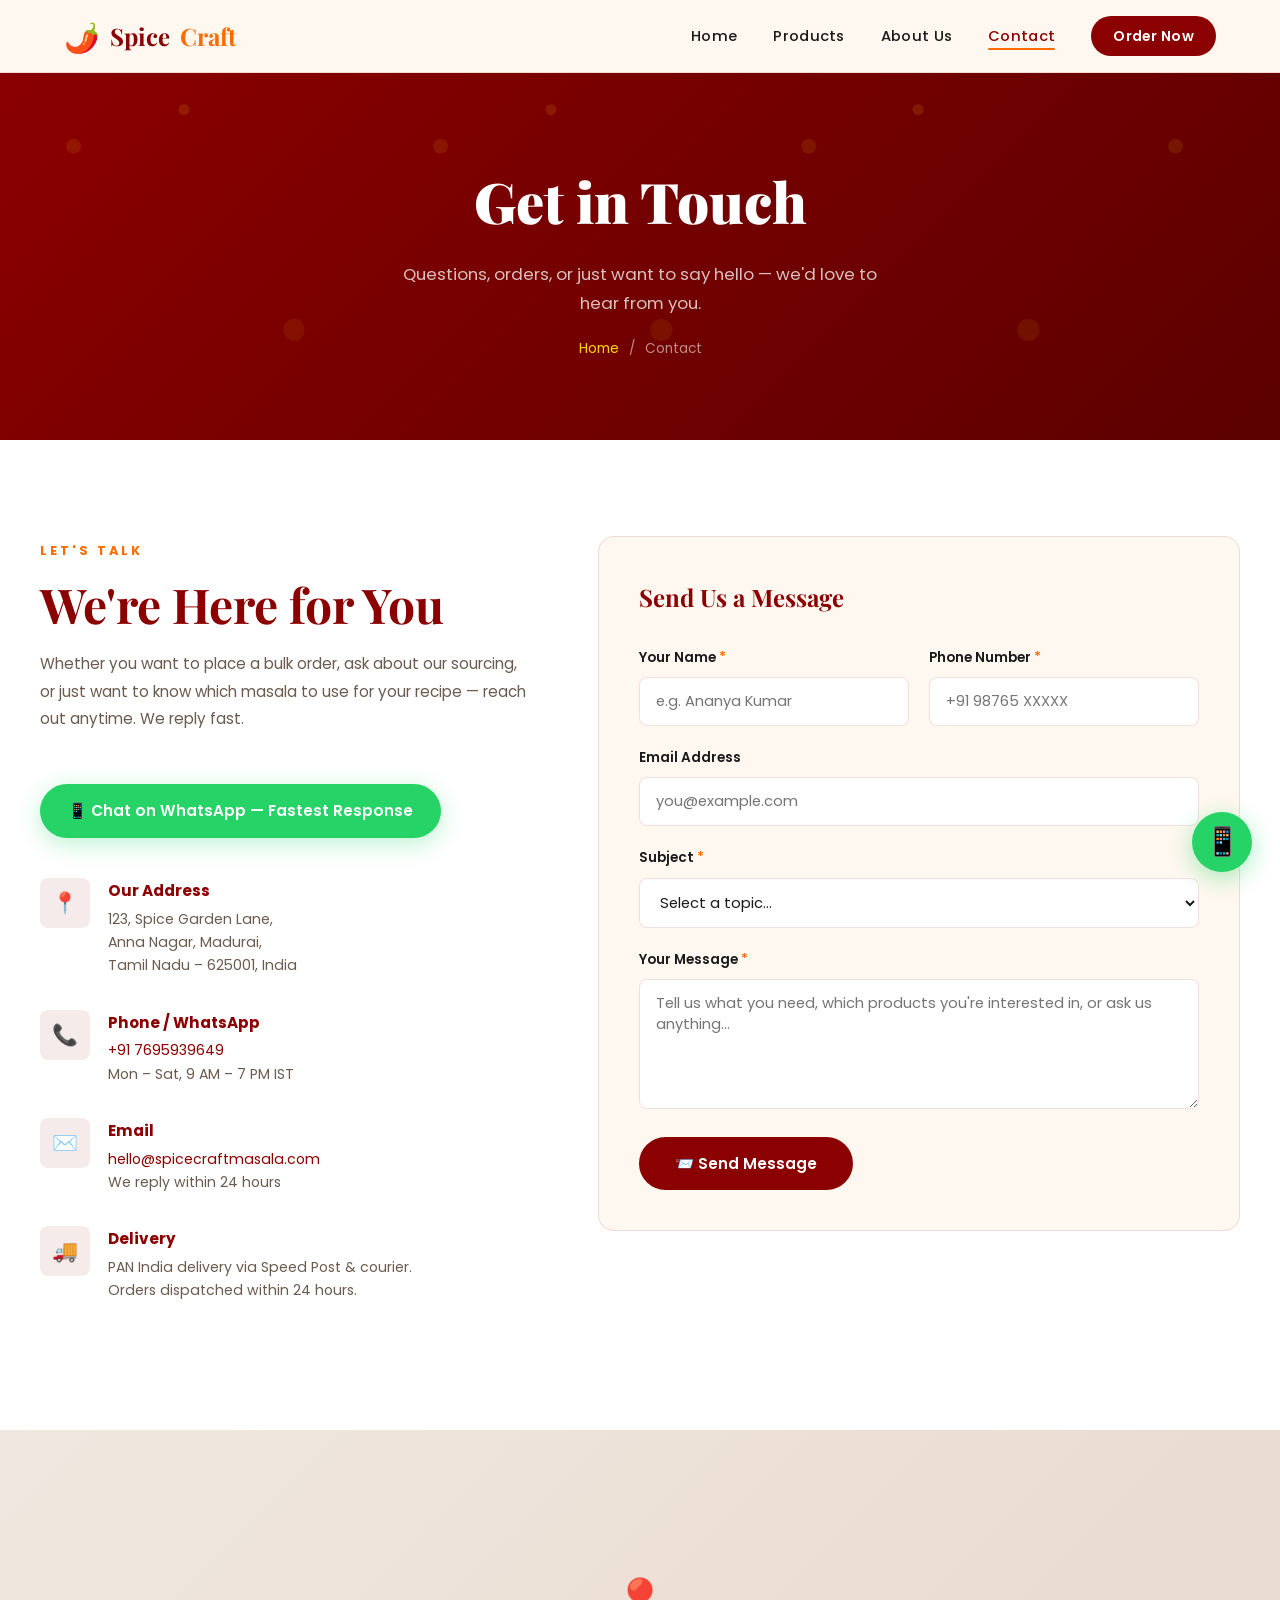
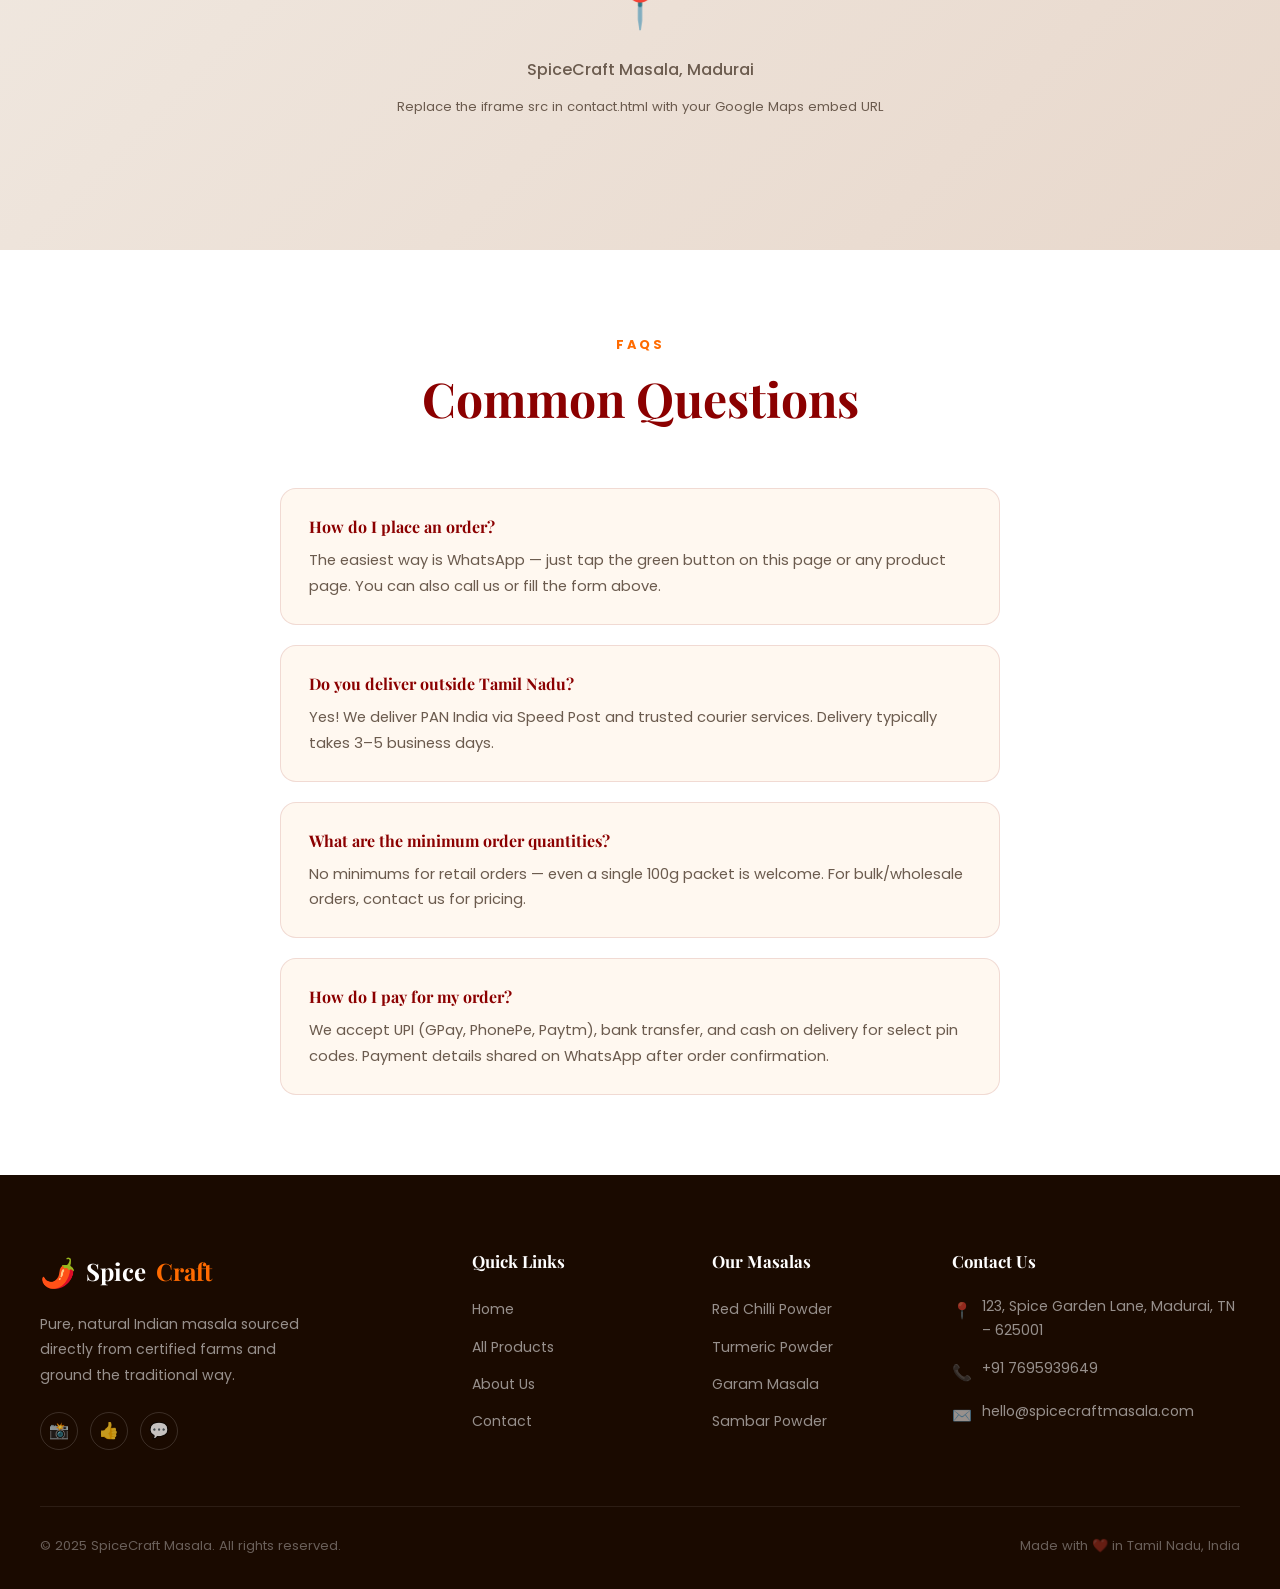
<file: contact.html>
<!DOCTYPE html>
<html lang="en">

<head>
  <!-- ======= SEO Meta Tags ======= -->
  <meta charset="UTF-8" />
  <meta name="viewport" content="width=device-width, initial-scale=1.0" />
  <title>Contact Us – SpiceCraft Masala | Order on WhatsApp</title>
  <meta name="description"
    content="Get in touch with SpiceCraft Masala. Order masala on WhatsApp, call us, or drop a message. We're based in Madurai, Tamil Nadu and deliver PAN India." />
  <meta name="keywords"
    content="contact SpiceCraft Masala, buy masala WhatsApp, order masala online, Madurai spice shop" />

  <!-- Open Graph -->
  <meta property="og:type" content="website" />
  <meta property="og:url" content="https://www.spicecraftmasala.com/contact.html" />
  <meta property="og:title" content="Contact SpiceCraft Masala" />
  <meta property="og:description" content="Order masala on WhatsApp or send us a message. PAN India delivery." />
  <meta property="og:image" content="assets/img/og-image.jpg" />

  <!-- Schema – Contact Page -->
  <script type="application/ld+json">
  {
    "@context": "https://schema.org",
    "@type": "ContactPage",
    "name": "Contact SpiceCraft Masala",
    "url": "https://www.spicecraftmasala.com/contact.html"
  }
  </script>

  <link rel="stylesheet" href="assets/css/style.css" />
  <link rel="icon" href="assets/img/favicon.png" type="image/png" />
</head>

<body>

  <!-- PAGE LOADER -->
  <div id="page-loader">
    <div class="loader-spice">🌶️</div>
    <div class="loader-logo">SpiceCraft</div>
    <div class="loader-bar">
      <div class="loader-bar-fill"></div>
    </div>
  </div>

  <!-- NAVBAR -->
  <nav class="navbar" role="navigation" aria-label="Main navigation">
    <div class="nav-container">
      <a href="index.html" class="nav-logo">
        <span class="logo-icon">🌶️</span> Spice<span>Craft</span>
      </a>
      <button class="hamburger" aria-label="Toggle menu" aria-expanded="false">
        <span></span><span></span><span></span>
      </button>
      <ul class="nav-menu" role="list">
        <li><a href="index.html" class="nav-link">Home</a></li>
        <li><a href="products.html" class="nav-link">Products</a></li>
        <li><a href="about.html" class="nav-link">About Us</a></li>
        <li><a href="contact.html" class="nav-link active">Contact</a></li>
        <li>
          <a href="https://wa.me/917695939649?text=Hi!%20I%20want%20to%20place%20an%20order" class="nav-link nav-cta"
            target="_blank" rel="noopener noreferrer">Order Now</a>
        </li>
      </ul>
    </div>
  </nav>

  <!-- PAGE HERO -->
  <div class="page-hero">
    <div class="page-hero-content">
      <h1>Get in Touch</h1>
      <p>Questions, orders, or just want to say hello — we'd love to hear from you.</p>
      <nav class="breadcrumb" aria-label="Breadcrumb">
        <a href="index.html">Home</a> / <span>Contact</span>
      </nav>
    </div>
  </div>

  <!-- ======= CONTACT SECTION ======= -->
  <section class="contact-section" aria-label="Contact information and form">
    <div class="container">
      <div class="contact-layout">

        <!-- Contact Info Column -->
        <div class="contact-info animate-on-scroll">
          <span class="section-tag">Let's Talk</span>
          <h2 class="section-title">We're Here for You</h2>
          <p style="color: var(--text-muted); margin-bottom: 40px; line-height: 1.8; font-size: 0.95rem;">
            Whether you want to place a bulk order, ask about our sourcing, or just want to know which masala to use for
            your recipe — reach out anytime. We reply fast.
          </p>

          <!-- WhatsApp CTA -->
          <a href="https://wa.me/917695939649?text=Hi!%20I%20want%20to%20place%20an%20order" class="contact-wa-btn"
            target="_blank" rel="noopener noreferrer">
            📱 Chat on WhatsApp — Fastest Response
          </a>

          <!-- Info Items -->
          <div style="margin-top: 40px;">
            <div class="contact-info-item">
              <div class="contact-info-icon">📍</div>
              <div>
                <p class="contact-info-title">Our Address</p>
                <p class="contact-info-text">
                  123, Spice Garden Lane,<br />
                  Anna Nagar, Madurai,<br />
                  Tamil Nadu – 625001, India
                </p>
              </div>
            </div>

            <div class="contact-info-item">
              <div class="contact-info-icon">📞</div>
              <div>
                <p class="contact-info-title">Phone / WhatsApp</p>
                <p class="contact-info-text">
                  <a href="tel:+917695939649" style="color: var(--primary);">+91 7695939649</a><br />
                  Mon – Sat, 9 AM – 7 PM IST
                </p>
              </div>
            </div>

            <div class="contact-info-item">
              <div class="contact-info-icon">✉️</div>
              <div>
                <p class="contact-info-title">Email</p>
                <p class="contact-info-text">
                  <a href="mailto:hello@spicecraftmasala.com"
                    style="color: var(--primary);">hello@spicecraftmasala.com</a><br />
                  We reply within 24 hours
                </p>
              </div>
            </div>

            <div class="contact-info-item">
              <div class="contact-info-icon">🚚</div>
              <div>
                <p class="contact-info-title">Delivery</p>
                <p class="contact-info-text">
                  PAN India delivery via Speed Post & courier.<br />
                  Orders dispatched within 24 hours.
                </p>
              </div>
            </div>
          </div>
        </div>

        <!-- Contact Form Column -->
        <div class="contact-form-wrap animate-on-scroll">
          <h3>Send Us a Message</h3>

          <form id="contact-form" novalidate>
            <div class="form-row">
              <div class="form-group">
                <label for="name">Your Name <span style="color:var(--secondary)">*</span></label>
                <input type="text" id="name" name="name" class="form-control" placeholder="e.g. Ananya Kumar"
                  required />
              </div>
              <div class="form-group">
                <label for="phone">Phone Number <span style="color:var(--secondary)">*</span></label>
                <input type="tel" id="phone" name="phone" class="form-control" placeholder="+91 98765 XXXXX" required />
              </div>
            </div>

            <div class="form-group">
              <label for="email">Email Address</label>
              <input type="email" id="email" name="email" class="form-control" placeholder="you@example.com" />
            </div>

            <div class="form-group">
              <label for="subject">Subject <span style="color:var(--secondary)">*</span></label>
              <select id="subject" name="subject" class="form-control" required>
                <option value="" disabled selected>Select a topic…</option>
                <option value="order">Place an Order</option>
                <option value="bulk">Bulk / Wholesale Enquiry</option>
                <option value="product">Product Question</option>
                <option value="feedback">Feedback / Review</option>
                <option value="other">Other</option>
              </select>
            </div>

            <div class="form-group">
              <label for="message">Your Message <span style="color:var(--secondary)">*</span></label>
              <textarea id="message" name="message" class="form-control"
                placeholder="Tell us what you need, which products you're interested in, or ask us anything…"
                required></textarea>
            </div>

            <button type="submit" class="form-submit">
              📨 Send Message
            </button>
          </form>
        </div>

      </div>
    </div>
  </section>

  <!-- ======= GOOGLE MAPS EMBED ======= -->
  <div class="map-section" aria-label="Store location map">
    <div class="map-wrap">
      <!--
        INSTRUCTIONS: Replace the src below with your actual Google Maps embed URL.
        To get your embed URL:
        1. Go to https://maps.google.com
        2. Search your business location
        3. Click Share → Embed a map → Copy HTML
        4. Paste the iframe src URL here.

        Example embed URL format:
        https://www.google.com/maps/embed?pb=!1m18!1m12!1m3!1d...
      -->
      <!--
      <iframe
        src="https://www.google.com/maps/embed?pb=YOUR_EMBED_CODE_HERE"
        width="100%"
        height="100%"
        style="border:0;"
        allowfullscreen=""
        loading="lazy"
        referrerpolicy="no-referrer-when-downgrade"
        title="SpiceCraft Masala location on Google Maps">
      </iframe>
      -->

      <!-- PLACEHOLDER shown until real map URL is added -->
      <div class="map-placeholder">
        <div class="map-icon">📍</div>
        <p>SpiceCraft Masala, Madurai</p>
        <small>Replace the iframe src in contact.html with your Google Maps embed URL</small>
      </div>
    </div>
  </div>

  <!-- ======= FAQ STRIP ======= -->
  <section style="background: var(--white); padding: 80px 24px;" aria-label="Frequently asked questions">
    <div class="container">
      <div class="section-header centered">
        <span class="section-tag">FAQs</span>
        <h2 class="section-title">Common Questions</h2>
      </div>
      <div style="max-width: 720px; margin: 0 auto; display: flex; flex-direction: column; gap: 20px;">

        <div
          style="background: var(--bg); border: 1px solid var(--border); border-radius: var(--radius); padding: 24px 28px;"
          class="animate-on-scroll">
          <p style="font-weight: 700; color: var(--primary); margin-bottom: 8px; font-family: var(--font-heading);">How
            do I place an order?</p>
          <p style="color: var(--text-muted); font-size: 0.92rem; line-height: 1.75;">
            The easiest way is WhatsApp — just tap the green button on this page or any product page. You can also call
            us or fill the form above.
          </p>
        </div>

        <div
          style="background: var(--bg); border: 1px solid var(--border); border-radius: var(--radius); padding: 24px 28px;"
          class="animate-on-scroll">
          <p style="font-weight: 700; color: var(--primary); margin-bottom: 8px; font-family: var(--font-heading);">Do
            you deliver outside Tamil Nadu?</p>
          <p style="color: var(--text-muted); font-size: 0.92rem; line-height: 1.75;">
            Yes! We deliver PAN India via Speed Post and trusted courier services. Delivery typically takes 3–5 business
            days.
          </p>
        </div>

        <div
          style="background: var(--bg); border: 1px solid var(--border); border-radius: var(--radius); padding: 24px 28px;"
          class="animate-on-scroll">
          <p style="font-weight: 700; color: var(--primary); margin-bottom: 8px; font-family: var(--font-heading);">What
            are the minimum order quantities?</p>
          <p style="color: var(--text-muted); font-size: 0.92rem; line-height: 1.75;">
            No minimums for retail orders — even a single 100g packet is welcome. For bulk/wholesale orders, contact us
            for pricing.
          </p>
        </div>

        <div
          style="background: var(--bg); border: 1px solid var(--border); border-radius: var(--radius); padding: 24px 28px;"
          class="animate-on-scroll">
          <p style="font-weight: 700; color: var(--primary); margin-bottom: 8px; font-family: var(--font-heading);">How
            do I pay for my order?</p>
          <p style="color: var(--text-muted); font-size: 0.92rem; line-height: 1.75;">
            We accept UPI (GPay, PhonePe, Paytm), bank transfer, and cash on delivery for select pin codes. Payment
            details shared on WhatsApp after order confirmation.
          </p>
        </div>

      </div>
    </div>
  </section>

  <!-- FOOTER -->
  <footer class="footer" aria-label="Site footer">
    <div class="footer-grid">
      <div class="footer-brand">
        <a href="index.html" class="nav-logo"><span class="logo-icon">🌶️</span> Spice<span>Craft</span></a>
        <p>Pure, natural Indian masala sourced directly from certified farms and ground the traditional way.</p>
        <div class="footer-social">
          <a href="#" class="social-link" aria-label="Instagram">📸</a>
          <a href="#" class="social-link" aria-label="Facebook">👍</a>
          <a href="https://wa.me/917695939649" class="social-link" aria-label="WhatsApp" target="_blank"
            rel="noopener noreferrer">💬</a>
        </div>
      </div>
      <div class="footer-col">
        <h4>Quick Links</h4>
        <ul class="footer-links">
          <li><a href="index.html">Home</a></li>
          <li><a href="products.html">All Products</a></li>
          <li><a href="about.html">About Us</a></li>
          <li><a href="contact.html">Contact</a></li>
        </ul>
      </div>
      <div class="footer-col">
        <h4>Our Masalas</h4>
        <ul class="footer-links">
          <li><a href="products.html">Red Chilli Powder</a></li>
          <li><a href="products.html">Turmeric Powder</a></li>
          <li><a href="products.html">Garam Masala</a></li>
          <li><a href="products.html">Sambar Powder</a></li>
        </ul>
      </div>
      <div class="footer-col">
        <h4>Contact Us</h4>
        <div class="footer-contact-item"><span class="icon">📍</span><span>123, Spice Garden Lane, Madurai, TN –
            625001</span></div>
        <div class="footer-contact-item"><span class="icon">📞</span><span>+91 7695939649</span></div>
        <div class="footer-contact-item"><span class="icon">✉️</span><span>hello@spicecraftmasala.com</span></div>
      </div>
    </div>
    <div class="footer-bottom">
      <p>© 2025 SpiceCraft Masala. All rights reserved.</p>
      <p>Made with ❤️ in Tamil Nadu, India</p>
    </div>
  </footer>

  <!-- FLOATING WHATSAPP -->
  <div class="whatsapp-float" aria-label="WhatsApp chat">
    <div class="wa-popup" id="wa-popup" role="dialog">
      <button class="wa-popup-close" id="wa-popup-close" aria-label="Close">&times;</button>
      <p class="wa-popup-title">👋 Place Your Order</p>
      <p class="wa-popup-text">The fastest way to order is WhatsApp. Tap below and we'll take care of everything!</p>
      <a href="https://wa.me/917695939649?text=Hi!%20I%20want%20to%20place%20an%20order" class="wa-popup-btn"
        target="_blank" rel="noopener noreferrer">💬 Order on WhatsApp</a>
    </div>
    <a href="https://wa.me/917695939649?text=Hi!%20I%20want%20to%20place%20an%20order" class="wa-float-btn"
      target="_blank" rel="noopener noreferrer" aria-label="Order on WhatsApp">📱</a>
  </div>

  <button id="back-to-top" aria-label="Back to top">↑</button>
  <script src="assets/js/main.js"></script>
</body>

</html>
</file>
<file: assets/css/style.css>
/* ============================================
   MASALA BRAND - MAIN STYLESHEET
   style.css - All styles in one file
   ============================================ */

/* ---- Google Fonts Import ---- */
@import url('https://fonts.googleapis.com/css2?family=Playfair+Display:ital,wght@0,400;0,600;0,700;0,900;1,400;1,700&family=Poppins:wght@300;400;500;600;700&display=swap');

/* ---- CSS Custom Properties ---- */
:root {
  --primary: #8B0000;
  --primary-light: #a50000;
  --secondary: #FF6B00;
  --accent: #FFD700;
  --bg: #FFF8F0;
  --bg-dark: #1A0A00;
  --text: #1A1A1A;
  --text-muted: #6B5B4E;
  --white: #FFFFFF;
  --whatsapp: #25D366;
  --card-bg: #FFFAF5;
  --border: rgba(139, 0, 0, 0.12);
  --shadow: 0 8px 40px rgba(139, 0, 0, 0.12);
  --shadow-lg: 0 20px 60px rgba(139, 0, 0, 0.18);
  --radius: 16px;
  --radius-sm: 8px;
  --transition: 0.35s cubic-bezier(0.4, 0, 0.2, 1);
  --font-heading: 'Playfair Display', Georgia, serif;
  --font-body: 'Poppins', sans-serif;
}

/* ---- Reset & Base ---- */
*,
*::before,
*::after {
  box-sizing: border-box;
  margin: 0;
  padding: 0;
}

html {
  scroll-behavior: smooth;
  font-size: 16px;
}

body {
  font-family: var(--font-body);
  background-color: var(--bg);
  color: var(--text);
  line-height: 1.7;
  overflow-x: hidden;
}

img {
  max-width: 100%;
  height: auto;
  display: block;
}

a {
  text-decoration: none;
  color: inherit;
  transition: color var(--transition);
}

ul {
  list-style: none;
}

/* ---- Page Loader ---- */
#page-loader {
  position: fixed;
  inset: 0;
  background: var(--primary);
  z-index: 9999;
  display: flex;
  align-items: center;
  justify-content: center;
  flex-direction: column;
  gap: 20px;
  transition: opacity 0.5s ease, visibility 0.5s ease;
}

#page-loader.hidden {
  opacity: 0;
  visibility: hidden;
}

.loader-logo {
  font-family: var(--font-heading);
  color: var(--white);
  font-size: 2rem;
  font-weight: 700;
  letter-spacing: 2px;
  animation: loaderPulse 1.2s ease-in-out infinite;
}

.loader-spice {
  font-size: 2.5rem;
  animation: loaderSpin 2s linear infinite;
}

.loader-bar {
  width: 160px;
  height: 3px;
  background: rgba(255, 255, 255, 0.2);
  border-radius: 2px;
  overflow: hidden;
}

.loader-bar-fill {
  height: 100%;
  background: var(--accent);
  border-radius: 2px;
  animation: loaderFill 1.5s ease forwards;
}

@keyframes loaderPulse {

  0%,
  100% {
    opacity: 1;
  }

  50% {
    opacity: 0.6;
  }
}

@keyframes loaderSpin {
  from {
    transform: rotate(0deg);
  }

  to {
    transform: rotate(360deg);
  }
}

@keyframes loaderFill {
  from {
    width: 0%;
  }

  to {
    width: 100%;
  }
}

/* ============================================
   NAVBAR
   ============================================ */
.navbar {
  position: sticky;
  top: 0;
  z-index: 1000;
  background: rgba(255, 248, 240, 0.96);
  backdrop-filter: blur(12px);
  -webkit-backdrop-filter: blur(12px);
  border-bottom: 1px solid var(--border);
  transition: box-shadow var(--transition);
}

.navbar.scrolled {
  box-shadow: 0 4px 24px rgba(139, 0, 0, 0.1);
}

.nav-container {
  max-width: 1200px;
  margin: 0 auto;
  padding: 0 24px;
  height: 72px;
  display: flex;
  align-items: center;
  justify-content: space-between;
}

/* Logo */
.nav-logo {
  display: flex;
  align-items: center;
  gap: 10px;
  font-family: var(--font-heading);
  font-size: 1.5rem;
  font-weight: 700;
  color: var(--primary);
}

.nav-logo .logo-icon {
  font-size: 1.8rem;
}

.nav-logo span {
  color: var(--secondary);
}

/* Nav Menu */
.nav-menu {
  display: flex;
  align-items: center;
  gap: 36px;
}

.nav-link {
  font-size: 0.92rem;
  font-weight: 500;
  color: var(--text);
  position: relative;
  padding-bottom: 4px;
  letter-spacing: 0.3px;
}

.nav-link::after {
  content: '';
  position: absolute;
  bottom: 0;
  left: 0;
  width: 0;
  height: 2px;
  background: var(--secondary);
  border-radius: 2px;
  transition: width var(--transition);
}

.nav-link:hover::after,
.nav-link.active::after {
  width: 100%;
}

.nav-link:hover,
.nav-link.active {
  color: var(--primary);
}

/* CTA Button in Navbar */
.nav-cta {
  background: var(--primary);
  color: var(--white) !important;
  padding: 10px 22px;
  border-radius: 50px;
  font-weight: 600;
  font-size: 0.88rem;
  transition: background var(--transition), transform var(--transition);
}

.nav-cta:hover {
  background: var(--secondary);
  transform: translateY(-1px);
}

.nav-cta::after {
  display: none;
}

/* Hamburger */
.hamburger {
  display: none;
  flex-direction: column;
  gap: 5px;
  cursor: pointer;
  padding: 6px;
  background: none;
  border: none;
}

.hamburger span {
  display: block;
  width: 24px;
  height: 2px;
  background: var(--primary);
  border-radius: 2px;
  transition: transform var(--transition), opacity var(--transition);
}

.hamburger.open span:nth-child(1) {
  transform: translateY(7px) rotate(45deg);
}

.hamburger.open span:nth-child(2) {
  opacity: 0;
}

.hamburger.open span:nth-child(3) {
  transform: translateY(-7px) rotate(-45deg);
}

/* ============================================
   HERO SECTION
   ============================================ */
.hero {
  position: relative;
  min-height: 92vh;
  display: flex;
  align-items: center;
  overflow: hidden;
}

.hero-bg {
  position: absolute;
  inset: 0;
  z-index: 0;
}

.hero-bg img {
  width: 100%;
  height: 100%;
  object-fit: cover;
}

.hero-overlay {
  position: absolute;
  inset: 0;
  background: linear-gradient(105deg,
      rgba(26, 10, 0, 0.88) 0%,
      rgba(139, 0, 0, 0.60) 50%,
      rgba(255, 107, 0, 0.25) 100%);
}

.hero-content {
  position: relative;
  z-index: 1;
  max-width: 1200px;
  margin: 0 auto;
  padding: 80px 24px;
  width: 100%;
}

.hero-badge {
  display: inline-flex;
  align-items: center;
  gap: 8px;
  background: rgba(255, 215, 0, 0.15);
  border: 1px solid rgba(255, 215, 0, 0.35);
  color: var(--accent);
  padding: 8px 18px;
  border-radius: 50px;
  font-size: 0.82rem;
  font-weight: 600;
  letter-spacing: 1.5px;
  text-transform: uppercase;
  margin-bottom: 28px;
  animation: fadeInUp 0.8s ease forwards;
}

.hero-title {
  font-family: var(--font-heading);
  font-size: clamp(2.4rem, 6vw, 4.8rem);
  font-weight: 900;
  color: var(--white);
  line-height: 1.1;
  margin-bottom: 24px;
  animation: fadeInUp 0.8s 0.15s ease both;
}

.hero-title .highlight {
  color: var(--accent);
  font-style: italic;
}

.hero-subtitle {
  font-size: clamp(1rem, 2vw, 1.2rem);
  color: rgba(255, 255, 255, 0.82);
  max-width: 520px;
  margin-bottom: 44px;
  font-weight: 300;
  line-height: 1.8;
  animation: fadeInUp 0.8s 0.3s ease both;
}

.hero-buttons {
  display: flex;
  gap: 16px;
  flex-wrap: wrap;
  animation: fadeInUp 0.8s 0.45s ease both;
}

.btn-primary {
  display: inline-flex;
  align-items: center;
  gap: 8px;
  background: var(--secondary);
  color: var(--white);
  padding: 16px 36px;
  border-radius: 50px;
  font-weight: 600;
  font-size: 0.98rem;
  transition: all var(--transition);
  border: 2px solid transparent;
}

.btn-primary:hover {
  background: transparent;
  border-color: var(--secondary);
  color: var(--secondary);
  transform: translateY(-2px);
  box-shadow: 0 12px 32px rgba(255, 107, 0, 0.3);
}

.btn-outline {
  display: inline-flex;
  align-items: center;
  gap: 8px;
  background: transparent;
  color: var(--white);
  padding: 16px 36px;
  border-radius: 50px;
  font-weight: 600;
  font-size: 0.98rem;
  border: 2px solid rgba(255, 255, 255, 0.4);
  transition: all var(--transition);
}

.btn-outline:hover {
  background: rgba(255, 255, 255, 0.12);
  border-color: var(--white);
  transform: translateY(-2px);
}

/* Hero Scroll Indicator */
.hero-scroll {
  position: absolute;
  bottom: 32px;
  left: 50%;
  transform: translateX(-50%);
  z-index: 1;
  display: flex;
  flex-direction: column;
  align-items: center;
  gap: 8px;
  color: rgba(255, 255, 255, 0.5);
  font-size: 0.75rem;
  letter-spacing: 2px;
  text-transform: uppercase;
  animation: bounce 2s infinite;
}

.hero-scroll .scroll-line {
  width: 1px;
  height: 40px;
  background: linear-gradient(to bottom, rgba(255, 255, 255, 0.5), transparent);
}

@keyframes bounce {

  0%,
  100% {
    transform: translateX(-50%) translateY(0);
  }

  50% {
    transform: translateX(-50%) translateY(8px);
  }
}

/* ============================================
   SECTION GLOBALS
   ============================================ */
section {
  padding: 96px 24px;
}

.container {
  max-width: 1200px;
  margin: 0 auto;
}

.section-tag {
  display: inline-block;
  color: var(--secondary);
  font-size: 0.8rem;
  font-weight: 700;
  letter-spacing: 3px;
  text-transform: uppercase;
  margin-bottom: 12px;
}

.section-title {
  font-family: var(--font-heading);
  font-size: clamp(1.8rem, 4vw, 3rem);
  font-weight: 700;
  color: var(--primary);
  line-height: 1.25;
  margin-bottom: 16px;
}

.section-subtitle {
  font-size: 1.05rem;
  color: var(--text-muted);
  max-width: 560px;
  line-height: 1.8;
}

.section-header {
  margin-bottom: 60px;
}

.section-header.centered {
  text-align: center;
}

.section-header.centered .section-subtitle {
  margin: 0 auto;
}

/* ============================================
   FEATURED PRODUCTS SECTION (Home)
   ============================================ */
.featured-section {
  background: var(--white);
}

/* ---- Product Grid ---- */
.products-grid {
  display: grid;
  grid-template-columns: repeat(auto-fill, minmax(300px, 1fr));
  gap: 32px;
}

/* ---- Product Card ---- */
.product-card {
  background: var(--card-bg);
  border: 1px solid var(--border);
  border-radius: var(--radius);
  overflow: hidden;
  transition: transform var(--transition), box-shadow var(--transition);
  display: flex;
  flex-direction: column;
}

.product-card:hover {
  transform: translateY(-8px);
  box-shadow: var(--shadow-lg);
}

.product-card-img {
  position: relative;
  height: 240px;
  overflow: hidden;
}

.product-card-img img {
  width: 100%;
  height: 100%;
  object-fit: cover;
  transition: transform 0.6s ease;
}

.product-card:hover .product-card-img img {
  transform: scale(1.08);
}

.product-badge {
  position: absolute;
  top: 14px;
  left: 14px;
  background: var(--accent);
  color: var(--text);
  padding: 4px 12px;
  border-radius: 50px;
  font-size: 0.75rem;
  font-weight: 700;
  letter-spacing: 0.5px;
}

.product-card-body {
  padding: 24px;
  flex: 1;
  display: flex;
  flex-direction: column;
}

.product-name {
  font-family: var(--font-heading);
  font-size: 1.25rem;
  font-weight: 700;
  color: var(--primary);
  margin-bottom: 8px;
}

.product-desc {
  font-size: 0.88rem;
  color: var(--text-muted);
  margin-bottom: 16px;
  line-height: 1.65;
}

/* Weight Options */
.weight-options {
  display: flex;
  gap: 8px;
  flex-wrap: wrap;
  margin-bottom: 16px;
}

.weight-btn {
  padding: 6px 14px;
  border-radius: 50px;
  border: 1.5px solid var(--border);
  background: transparent;
  font-family: var(--font-body);
  font-size: 0.8rem;
  font-weight: 600;
  color: var(--text-muted);
  cursor: pointer;
  transition: all var(--transition);
}

.weight-btn:hover,
.weight-btn.selected {
  border-color: var(--primary);
  background: var(--primary);
  color: var(--white);
}

.product-price {
  font-size: 1.35rem;
  font-weight: 700;
  color: var(--secondary);
  margin-bottom: 20px;
}

.product-price .original {
  font-size: 0.9rem;
  color: var(--text-muted);
  text-decoration: line-through;
  margin-left: 8px;
  font-weight: 400;
}

.btn-whatsapp {
  display: flex;
  align-items: center;
  justify-content: center;
  gap: 8px;
  background: var(--whatsapp);
  color: var(--white);
  padding: 13px 20px;
  border-radius: var(--radius-sm);
  font-weight: 600;
  font-size: 0.9rem;
  text-decoration: none;
  transition: all var(--transition);
  border: 2px solid transparent;
  margin-top: auto;
}

.btn-whatsapp:hover {
  background: transparent;
  border-color: var(--whatsapp);
  color: var(--whatsapp);
  transform: translateY(-2px);
  box-shadow: 0 8px 24px rgba(37, 211, 102, 0.25);
}

.btn-whatsapp .wa-icon {
  font-size: 1.1rem;
}

/* ============================================
   WHY CHOOSE US SECTION
   ============================================ */
.why-section {
  background: var(--bg);
  position: relative;
  overflow: hidden;
}

.why-section::before {
  content: '🌶';
  position: absolute;
  font-size: 18rem;
  opacity: 0.035;
  right: -60px;
  top: 50%;
  transform: translateY(-50%);
  pointer-events: none;
}

.why-grid {
  display: grid;
  grid-template-columns: repeat(auto-fill, minmax(240px, 1fr));
  gap: 28px;
}

.why-card {
  background: var(--white);
  border: 1px solid var(--border);
  border-radius: var(--radius);
  padding: 36px 28px;
  text-align: center;
  transition: transform var(--transition), box-shadow var(--transition);
}

.why-card:hover {
  transform: translateY(-6px);
  box-shadow: var(--shadow);
}

.why-icon {
  font-size: 2.8rem;
  margin-bottom: 18px;
  display: block;
}

.why-title {
  font-family: var(--font-heading);
  font-size: 1.15rem;
  font-weight: 700;
  color: var(--primary);
  margin-bottom: 10px;
}

.why-desc {
  font-size: 0.88rem;
  color: var(--text-muted);
  line-height: 1.7;
}

/* ============================================
   STATS STRIP
   ============================================ */
.stats-strip {
  background: var(--primary);
  padding: 56px 24px;
}

.stats-grid {
  max-width: 1200px;
  margin: 0 auto;
  display: grid;
  grid-template-columns: repeat(4, 1fr);
  gap: 24px;
  text-align: center;
}

.stat-item {
  color: var(--white);
}

.stat-number {
  font-family: var(--font-heading);
  font-size: 2.8rem;
  font-weight: 900;
  color: var(--accent);
  line-height: 1;
  margin-bottom: 8px;
}

.stat-label {
  font-size: 0.88rem;
  color: rgba(255, 255, 255, 0.7);
  letter-spacing: 0.5px;
}

/* ============================================
   TESTIMONIALS
   ============================================ */
.testimonials-section {
  background: var(--white);
}

.testimonials-grid {
  display: grid;
  grid-template-columns: repeat(auto-fill, minmax(300px, 1fr));
  gap: 28px;
}

.testimonial-card {
  background: var(--bg);
  border: 1px solid var(--border);
  border-radius: var(--radius);
  padding: 32px 28px;
  position: relative;
}

.testimonial-card::before {
  content: '"';
  font-family: var(--font-heading);
  font-size: 5rem;
  color: var(--accent);
  opacity: 0.4;
  position: absolute;
  top: 10px;
  left: 22px;
  line-height: 1;
}

.testimonial-text {
  font-size: 0.92rem;
  color: var(--text-muted);
  line-height: 1.8;
  margin-bottom: 20px;
  padding-top: 24px;
}

.testimonial-author {
  display: flex;
  align-items: center;
  gap: 12px;
}

.author-avatar {
  width: 44px;
  height: 44px;
  border-radius: 50%;
  background: var(--primary);
  display: flex;
  align-items: center;
  justify-content: center;
  color: var(--white);
  font-weight: 700;
  font-size: 1rem;
  flex-shrink: 0;
}

.author-name {
  font-weight: 600;
  font-size: 0.9rem;
  color: var(--text);
}

.author-loc {
  font-size: 0.78rem;
  color: var(--text-muted);
}

.stars {
  color: var(--accent);
  font-size: 0.85rem;
}

/* ============================================
   FOOTER
   ============================================ */
.footer {
  background: var(--bg-dark);
  color: rgba(255, 255, 255, 0.75);
  padding: 72px 24px 32px;
}

.footer-grid {
  max-width: 1200px;
  margin: 0 auto;
  display: grid;
  grid-template-columns: 2fr 1fr 1fr 1.5fr;
  gap: 48px;
  margin-bottom: 56px;
}

.footer-brand .nav-logo {
  color: var(--white);
  margin-bottom: 16px;
}

.footer-brand p {
  font-size: 0.88rem;
  line-height: 1.8;
  color: rgba(255, 255, 255, 0.55);
  max-width: 280px;
}

.footer-social {
  display: flex;
  gap: 12px;
  margin-top: 24px;
}

.social-link {
  width: 38px;
  height: 38px;
  border-radius: 50%;
  border: 1px solid rgba(255, 255, 255, 0.15);
  display: flex;
  align-items: center;
  justify-content: center;
  font-size: 1rem;
  transition: all var(--transition);
}

.social-link:hover {
  background: var(--secondary);
  border-color: var(--secondary);
  transform: translateY(-3px);
}

.footer-col h4 {
  color: var(--white);
  font-family: var(--font-heading);
  font-size: 1.05rem;
  font-weight: 700;
  margin-bottom: 20px;
}

.footer-links li {
  margin-bottom: 10px;
}

.footer-links a {
  font-size: 0.88rem;
  color: rgba(255, 255, 255, 0.55);
  transition: color var(--transition);
}

.footer-links a:hover {
  color: var(--accent);
}

.footer-contact-item {
  display: flex;
  align-items: flex-start;
  gap: 10px;
  margin-bottom: 14px;
  font-size: 0.88rem;
  color: rgba(255, 255, 255, 0.55);
}

.footer-contact-item .icon {
  font-size: 1rem;
  flex-shrink: 0;
  margin-top: 2px;
}

.footer-bottom {
  max-width: 1200px;
  margin: 0 auto;
  padding-top: 28px;
  border-top: 1px solid rgba(255, 255, 255, 0.08);
  display: flex;
  align-items: center;
  justify-content: space-between;
  gap: 16px;
  flex-wrap: wrap;
  font-size: 0.82rem;
  color: rgba(255, 255, 255, 0.35);
}

/* ============================================
   FLOATING WHATSAPP BUTTON
   ============================================ */
.whatsapp-float {
  position: fixed;
  bottom: 28px;
  right: 28px;
  z-index: 900;
  display: flex;
  flex-direction: column;
  align-items: flex-end;
  gap: 12px;
}

.wa-float-btn {
  width: 60px;
  height: 60px;
  border-radius: 50%;
  background: var(--whatsapp);
  display: flex;
  align-items: center;
  justify-content: center;
  font-size: 1.75rem;
  box-shadow: 0 6px 24px rgba(37, 211, 102, 0.4);
  cursor: pointer;
  transition: transform var(--transition), box-shadow var(--transition);
  text-decoration: none;
  animation: waPulse 2.5s infinite;
}

.wa-float-btn:hover {
  transform: scale(1.1);
  box-shadow: 0 12px 36px rgba(37, 211, 102, 0.5);
  animation: none;
}

@keyframes waPulse {

  0%,
  100% {
    box-shadow: 0 6px 24px rgba(37, 211, 102, 0.4);
  }

  50% {
    box-shadow: 0 6px 36px rgba(37, 211, 102, 0.65);
  }
}

/* WhatsApp popup */
.wa-popup {
  background: var(--white);
  border-radius: var(--radius);
  padding: 20px 24px;
  box-shadow: var(--shadow-lg);
  width: 280px;
  border: 1px solid var(--border);
  display: none;
  position: relative;
}

.wa-popup.show {
  display: block;
  animation: popIn 0.35s ease;
}

@keyframes popIn {
  from {
    opacity: 0;
    transform: scale(0.85) translateY(10px);
  }

  to {
    opacity: 1;
    transform: scale(1) translateY(0);
  }
}

.wa-popup-close {
  position: absolute;
  top: 10px;
  right: 14px;
  background: none;
  border: none;
  font-size: 1.2rem;
  cursor: pointer;
  color: var(--text-muted);
  line-height: 1;
}

.wa-popup-title {
  font-weight: 700;
  font-size: 0.95rem;
  color: var(--text);
  margin-bottom: 6px;
}

.wa-popup-text {
  font-size: 0.82rem;
  color: var(--text-muted);
  margin-bottom: 16px;
  line-height: 1.6;
}

.wa-popup-btn {
  display: flex;
  align-items: center;
  justify-content: center;
  gap: 8px;
  background: var(--whatsapp);
  color: var(--white);
  padding: 11px 20px;
  border-radius: var(--radius-sm);
  font-weight: 600;
  font-size: 0.88rem;
  transition: opacity var(--transition);
  width: 100%;
}

.wa-popup-btn:hover {
  opacity: 0.9;
}

/* ============================================
   BACK TO TOP
   ============================================ */
#back-to-top {
  position: fixed;
  bottom: 100px;
  right: 28px;
  z-index: 800;
  width: 44px;
  height: 44px;
  border-radius: 50%;
  background: var(--primary);
  color: var(--white);
  border: none;
  font-size: 1.2rem;
  display: flex;
  align-items: center;
  justify-content: center;
  cursor: pointer;
  opacity: 0;
  visibility: hidden;
  transform: translateY(12px);
  transition: all var(--transition);
  box-shadow: 0 4px 16px rgba(139, 0, 0, 0.3);
}

#back-to-top.visible {
  opacity: 1;
  visibility: visible;
  transform: translateY(0);
}

#back-to-top:hover {
  background: var(--secondary);
  transform: translateY(-3px);
}

/* ============================================
   PAGE HERO (inner pages)
   ============================================ */
.page-hero {
  background: linear-gradient(135deg, var(--primary) 0%, #5c0000 100%);
  padding: 80px 24px;
  text-align: center;
  position: relative;
  overflow: hidden;
}

.page-hero::before {
  content: '';
  position: absolute;
  inset: 0;
  background: url('data:image/svg+xml,<svg xmlns="http://www.w3.org/2000/svg" viewBox="0 0 100 100"><circle cx="20" cy="20" r="2" fill="rgba(255,215,0,0.1)"/><circle cx="80" cy="70" r="3" fill="rgba(255,215,0,0.08)"/><circle cx="50" cy="10" r="1.5" fill="rgba(255,215,0,0.12)"/></svg>');
  pointer-events: none;
}

.page-hero-content {
  position: relative;
  z-index: 1;
}

.page-hero h1 {
  font-family: var(--font-heading);
  color: var(--white);
  font-size: clamp(2rem, 5vw, 3.5rem);
  font-weight: 900;
  margin-bottom: 12px;
}

.page-hero p {
  color: rgba(255, 255, 255, 0.75);
  font-size: 1.05rem;
  max-width: 500px;
  margin: 0 auto;
}

.breadcrumb {
  display: flex;
  align-items: center;
  justify-content: center;
  gap: 10px;
  margin-top: 20px;
  font-size: 0.85rem;
  color: rgba(255, 255, 255, 0.55);
}

.breadcrumb a {
  color: var(--accent);
}

.breadcrumb a:hover {
  text-decoration: underline;
}

/* ============================================
   ABOUT PAGE STYLES
   ============================================ */
.about-story {
  background: var(--white);
}

.about-layout {
  display: grid;
  grid-template-columns: 1fr 1fr;
  gap: 72px;
  align-items: center;
}

.about-img {
  border-radius: var(--radius);
  overflow: hidden;
  box-shadow: var(--shadow-lg);
  aspect-ratio: 4/3;
}

.about-img img {
  width: 100%;
  height: 100%;
  object-fit: cover;
}

.about-text .section-subtitle {
  max-width: none;
}

.about-list {
  margin-top: 28px;
  display: flex;
  flex-direction: column;
  gap: 14px;
}

.about-list-item {
  display: flex;
  align-items: flex-start;
  gap: 12px;
  font-size: 0.92rem;
  color: var(--text-muted);
}

.about-list-item .check {
  width: 22px;
  height: 22px;
  border-radius: 50%;
  background: var(--primary);
  color: var(--white);
  display: flex;
  align-items: center;
  justify-content: center;
  font-size: 0.7rem;
  flex-shrink: 0;
  margin-top: 2px;
}

/* Journey Timeline */
.journey-section {
  background: var(--bg);
}

.timeline {
  position: relative;
  max-width: 700px;
  margin: 0 auto;
}

.timeline::before {
  content: '';
  position: absolute;
  left: 28px;
  top: 0;
  bottom: 0;
  width: 2px;
  background: var(--border);
}

.timeline-item {
  display: flex;
  gap: 32px;
  margin-bottom: 40px;
  position: relative;
}

.timeline-icon {
  width: 56px;
  height: 56px;
  border-radius: 50%;
  background: var(--primary);
  color: var(--white);
  display: flex;
  align-items: center;
  justify-content: center;
  font-size: 1.4rem;
  flex-shrink: 0;
  position: relative;
  z-index: 1;
  box-shadow: 0 4px 16px rgba(139, 0, 0, 0.25);
}

.timeline-body {
  padding-top: 8px;
}

.timeline-title {
  font-family: var(--font-heading);
  font-size: 1.1rem;
  font-weight: 700;
  color: var(--primary);
  margin-bottom: 6px;
}

.timeline-text {
  font-size: 0.9rem;
  color: var(--text-muted);
  line-height: 1.75;
}

/* Quality Promise */
.quality-section {
  background: var(--primary);
  color: var(--white);
  text-align: center;
}

.quality-section .section-title {
  color: var(--accent);
}

.quality-section .section-subtitle {
  color: rgba(255, 255, 255, 0.75);
  margin: 0 auto;
}

.quality-grid {
  display: grid;
  grid-template-columns: repeat(3, 1fr);
  gap: 28px;
  margin-top: 60px;
}

.quality-card {
  background: rgba(255, 255, 255, 0.08);
  border: 1px solid rgba(255, 255, 255, 0.12);
  border-radius: var(--radius);
  padding: 36px 28px;
  text-align: center;
  transition: background var(--transition);
}

.quality-card:hover {
  background: rgba(255, 255, 255, 0.14);
}

.quality-icon {
  font-size: 2.5rem;
  margin-bottom: 16px;
}

.quality-title {
  font-family: var(--font-heading);
  font-size: 1.1rem;
  color: var(--accent);
  margin-bottom: 10px;
}

.quality-text {
  font-size: 0.88rem;
  color: rgba(255, 255, 255, 0.65);
  line-height: 1.7;
}

/* ============================================
   PRODUCTS PAGE
   ============================================ */
.products-filter {
  background: var(--white);
  padding: 32px 24px;
  border-bottom: 1px solid var(--border);
}

.filter-container {
  max-width: 1200px;
  margin: 0 auto;
  display: flex;
  align-items: center;
  gap: 12px;
  flex-wrap: wrap;
}

.filter-label {
  font-size: 0.88rem;
  font-weight: 600;
  color: var(--text-muted);
  margin-right: 4px;
}

.filter-btn {
  padding: 8px 20px;
  border-radius: 50px;
  border: 1.5px solid var(--border);
  background: transparent;
  font-family: var(--font-body);
  font-size: 0.85rem;
  font-weight: 500;
  color: var(--text-muted);
  cursor: pointer;
  transition: all var(--transition);
}

.filter-btn:hover,
.filter-btn.active {
  background: var(--primary);
  border-color: var(--primary);
  color: var(--white);
}

.products-section {
  background: var(--bg);
}

/* ============================================
   CONTACT PAGE
   ============================================ */
.contact-section {
  background: var(--white);
}

.contact-layout {
  display: grid;
  grid-template-columns: 1fr 1.3fr;
  gap: 64px;
  align-items: start;
}

.contact-info {}

.contact-info-item {
  display: flex;
  gap: 18px;
  margin-bottom: 32px;
  align-items: flex-start;
}

.contact-info-icon {
  width: 50px;
  height: 50px;
  border-radius: var(--radius-sm);
  background: rgba(139, 0, 0, 0.08);
  display: flex;
  align-items: center;
  justify-content: center;
  font-size: 1.3rem;
  flex-shrink: 0;
}

.contact-info-title {
  font-weight: 700;
  font-size: 0.95rem;
  color: var(--primary);
  margin-bottom: 4px;
}

.contact-info-text {
  font-size: 0.88rem;
  color: var(--text-muted);
  line-height: 1.65;
}

.contact-wa-btn {
  display: inline-flex;
  align-items: center;
  gap: 10px;
  background: var(--whatsapp);
  color: var(--white);
  padding: 14px 28px;
  border-radius: 50px;
  font-weight: 600;
  font-size: 0.95rem;
  margin-top: 12px;
  transition: all var(--transition);
  box-shadow: 0 6px 24px rgba(37, 211, 102, 0.3);
}

.contact-wa-btn:hover {
  transform: translateY(-2px);
  box-shadow: 0 12px 36px rgba(37, 211, 102, 0.4);
}

/* Contact Form */
.contact-form-wrap {
  background: var(--bg);
  border: 1px solid var(--border);
  border-radius: var(--radius);
  padding: 40px;
}

.contact-form-wrap h3 {
  font-family: var(--font-heading);
  font-size: 1.5rem;
  color: var(--primary);
  margin-bottom: 28px;
}

.form-row {
  display: grid;
  grid-template-columns: 1fr 1fr;
  gap: 20px;
}

.form-group {
  margin-bottom: 20px;
}

.form-group label {
  display: block;
  font-size: 0.85rem;
  font-weight: 600;
  color: var(--text);
  margin-bottom: 8px;
}

.form-control {
  width: 100%;
  padding: 13px 16px;
  border: 1.5px solid var(--border);
  border-radius: var(--radius-sm);
  background: var(--white);
  font-family: var(--font-body);
  font-size: 0.92rem;
  color: var(--text);
  transition: border-color var(--transition), box-shadow var(--transition);
  outline: none;
}

.form-control:focus {
  border-color: var(--primary);
  box-shadow: 0 0 0 3px rgba(139, 0, 0, 0.08);
}

textarea.form-control {
  resize: vertical;
  min-height: 130px;
}

.form-submit {
  display: inline-flex;
  align-items: center;
  gap: 10px;
  background: var(--primary);
  color: var(--white);
  padding: 15px 36px;
  border-radius: 50px;
  font-family: var(--font-body);
  font-size: 0.95rem;
  font-weight: 600;
  border: none;
  cursor: pointer;
  transition: all var(--transition);
}

.form-submit:hover {
  background: var(--secondary);
  transform: translateY(-2px);
  box-shadow: 0 10px 32px rgba(255, 107, 0, 0.3);
}

/* Map Section */
.map-section {
  background: var(--bg);
  padding: 0;
}

.map-wrap {
  width: 100%;
  height: 420px;
  position: relative;
  overflow: hidden;
}

.map-wrap iframe {
  width: 100%;
  height: 100%;
  border: none;
}

.map-placeholder {
  width: 100%;
  height: 100%;
  background: linear-gradient(135deg, #f0e8e0 0%, #e8d8cc 100%);
  display: flex;
  flex-direction: column;
  align-items: center;
  justify-content: center;
  gap: 12px;
  color: var(--text-muted);
}

.map-placeholder .map-icon {
  font-size: 3rem;
}

.map-placeholder p {
  font-size: 1rem;
  font-weight: 500;
}

.map-placeholder small {
  font-size: 0.82rem;
  color: var(--text-muted);
}

/* ============================================
   ANIMATIONS
   ============================================ */
@keyframes fadeInUp {
  from {
    opacity: 0;
    transform: translateY(24px);
  }

  to {
    opacity: 1;
    transform: translateY(0);
  }
}

.animate-on-scroll {
  opacity: 0;
  transform: translateY(28px);
  transition: opacity 0.65s ease, transform 0.65s ease;
}

.animate-on-scroll.visible {
  opacity: 1;
  transform: translateY(0);
}

/* Stagger delays for grid children */
.animate-on-scroll:nth-child(2) {
  transition-delay: 0.1s;
}

.animate-on-scroll:nth-child(3) {
  transition-delay: 0.2s;
}

.animate-on-scroll:nth-child(4) {
  transition-delay: 0.3s;
}

/* ============================================
   RESPONSIVE — TABLET  (≤ 1024px)
   ============================================ */
@media (max-width: 1024px) {
  .footer-grid {
    grid-template-columns: 1fr 1fr;
    gap: 36px;
  }

  .stats-grid {
    grid-template-columns: repeat(2, 1fr);
    gap: 20px;
  }

  .about-layout {
    grid-template-columns: 1fr;
    gap: 48px;
  }

  .quality-grid {
    grid-template-columns: 1fr 1fr;
  }

  .contact-layout {
    grid-template-columns: 1fr;
  }
}

/* ============================================
   RESPONSIVE — MOBILE  (≤ 768px)
   ============================================ */
@media (max-width: 768px) {

  /* ----- Navbar ----- */
  .hamburger {
    display: flex;
  }

  .nav-menu {
    position: fixed;
    top: 22px;
    left: 0;
    right: 0;
    background: var(--white);
    flex-direction: column;
    align-items: flex-start;
    padding: 12px 16px 28px;
    gap: 0;
    border-bottom: 1px solid var(--border);
    box-shadow: var(--shadow);
    transform: translateY(-110%);
    transition: transform var(--transition);
    z-index: 999;
    max-height: calc(100vh - 72px);
    overflow-y: auto;
  }

  .nav-menu.open {
    transform: translateY(0);
  }

  .nav-menu li {
    width: 100%;
  }

  .nav-link {
    padding: 12px 4px;
    font-size: 1rem;
    width: 100%;
    display: block;
    border-bottom: 1px solid var(--border);
  }

  .nav-menu li:last-child .nav-link {
    border-bottom: none;
  }

  .nav-cta {
    margin-top: 12px;
    width: 100%;
    text-align: center;
    display: block;
    border-bottom: none !important;
  }

  /* ----- Sections ----- */
  section {
    padding: 56px 16px;
  }

  .container {
    padding: 0;
  }

  /* ----- Section headers ----- */
  .section-header {
    margin-bottom: 40px;
  }

  .section-title {
    font-size: clamp(1.5rem, 6vw, 2.2rem);
  }

  .section-subtitle {
    font-size: 0.95rem;
  }

  /* ----- Hero ----- */
  .hero {
    min-height: 85vh;
  }

  .hero-content {
    padding: 60px 16px 80px;
  }

  .hero-title {
    font-size: clamp(2rem, 7vw, 3rem);
  }

  .hero-subtitle {
    font-size: 0.97rem;
    margin-bottom: 32px;
  }

  .hero-badge {
    font-size: 0.76rem;
    padding: 6px 14px;
    margin-bottom: 20px;
  }

  .hero-buttons {
    flex-direction: column;
    gap: 12px;
  }

  .btn-primary,
  .btn-outline {
    width: 100%;
    text-align: center;
    justify-content: center;
    padding: 14px 24px;
    font-size: 0.95rem;
  }

  /* ----- Stats strip ----- */
  .stats-strip {
    padding: 40px 16px;
  }

  .stats-grid {
    grid-template-columns: repeat(2, 1fr);
    gap: 20px;
  }

  .stat-number {
    font-size: 2.2rem;
  }

  .stat-label {
    font-size: 0.82rem;
  }

  /* ----- Products grid ----- */
  .products-grid {
    grid-template-columns: 1fr;
    gap: 24px;
  }

  /* Make product card image slightly shorter on mobile */
  .product-card-img {
    height: 200px;
  }

  /* ----- Filter bar ----- */
  .products-filter {
    padding: 20px 16px;
  }

  .filter-container {
    gap: 8px;
  }

  .filter-btn {
    padding: 7px 14px;
    font-size: 0.8rem;
  }

  /* ----- Why section ----- */
  .why-grid {
    grid-template-columns: 1fr;
    gap: 16px;
  }

  .why-card {
    padding: 28px 20px;
  }

  /* ----- Testimonials ----- */
  .testimonials-grid {
    grid-template-columns: 1fr;
    gap: 20px;
  }

  /* ----- About page ----- */
  .about-layout {
    gap: 32px;
  }

  /* ----- Quality grid ----- */
  .quality-grid {
    grid-template-columns: 1fr;
    gap: 16px;
  }

  .quality-card {
    padding: 28px 20px;
  }

  /* ----- Timeline ----- */
  .timeline::before {
    left: 22px;
  }

  .timeline-icon {
    width: 44px;
    height: 44px;
    font-size: 1.1rem;
    flex-shrink: 0;
  }

  .timeline-item {
    gap: 20px;
  }

  /* ----- Contact page ----- */
  .contact-layout {
    gap: 40px;
  }

  .contact-form-wrap {
    padding: 24px 16px;
    border-radius: var(--radius-sm);
  }

  .contact-form-wrap h3 {
    font-size: 1.25rem;
  }

  .form-row {
    grid-template-columns: 1fr;
    gap: 0;
  }

  .contact-wa-btn {
    width: 100%;
    justify-content: center;
  }

  /* ----- Map ----- */
  .map-wrap {
    height: 280px;
  }

  /* ----- Page hero (inner pages) ----- */
  .page-hero {
    padding: 56px 16px;
  }

  .page-hero h1 {
    font-size: clamp(1.6rem, 7vw, 2.4rem);
  }

  .page-hero p {
    font-size: 0.95rem;
  }

  /* ----- Footer ----- */
  .footer {
    padding: 52px 16px 28px;
  }

  .footer-grid {
    grid-template-columns: 1fr;
    gap: 28px;
    margin-bottom: 36px;
  }

  .footer-bottom {
    flex-direction: column;
    text-align: center;
    gap: 8px;
  }

  /* ----- WhatsApp float ----- */
  .whatsapp-float {
    bottom: 20px;
    right: 16px;
  }

  .wa-float-btn {
    width: 52px;
    height: 52px;
    font-size: 1.5rem;
  }

  .wa-popup {
    width: calc(100vw - 32px);
    max-width: 320px;
  }

  /* ----- Back to top ----- */
  #back-to-top {
    bottom: 84px;
    right: 16px;
  }
}

/* ============================================
   RESPONSIVE — SMALL MOBILE  (≤ 480px)
   ============================================ */
@media (max-width: 480px) {

  /* Nav height / logo */
  .nav-container {
    height: 64px;
    padding: 0 16px;
  }

  .nav-menu {
    top: 24px;
    max-height: calc(100vh - 64px);
  }

  .nav-logo {
    font-size: 1.3rem;
  }

  .nav-logo .logo-icon {
    font-size: 1.5rem;
  }

  /* Hero */
  .hero-title {
    font-size: clamp(1.75rem, 8vw, 2.6rem);
  }

  /* Stats — single column */
  .stats-grid {
    grid-template-columns: repeat(2, 1fr);
  }

  /* Why cards — comfortable single column */
  .why-grid {
    grid-template-columns: 1fr;
  }

  /* Section padding tighter */
  section {
    padding: 48px 14px;
  }

  /* Product card body */
  .product-card-body {
    padding: 18px 16px;
  }

  .product-name {
    font-size: 1.1rem;
  }

  /* Weight buttons wrap nicely */
  .weight-options {
    gap: 6px;
  }

  .weight-btn {
    padding: 5px 11px;
    font-size: 0.75rem;
  }

  /* CTA button full-width */
  .btn-whatsapp {
    padding: 12px 16px;
    font-size: 0.85rem;
  }

  /* Contact info */
  .contact-info-item {
    gap: 12px;
  }

  .contact-info-icon {
    width: 42px;
    height: 42px;
    font-size: 1.1rem;
  }

  /* Footer brand text */
  .footer-brand p {
    font-size: 0.83rem;
  }

  .footer-col h4 {
    font-size: 0.97rem;
  }

  .footer-links a {
    font-size: 0.85rem;
  }

  /* Loader text */
  .loader-logo {
    font-size: 1.6rem;
  }
}
</file>
